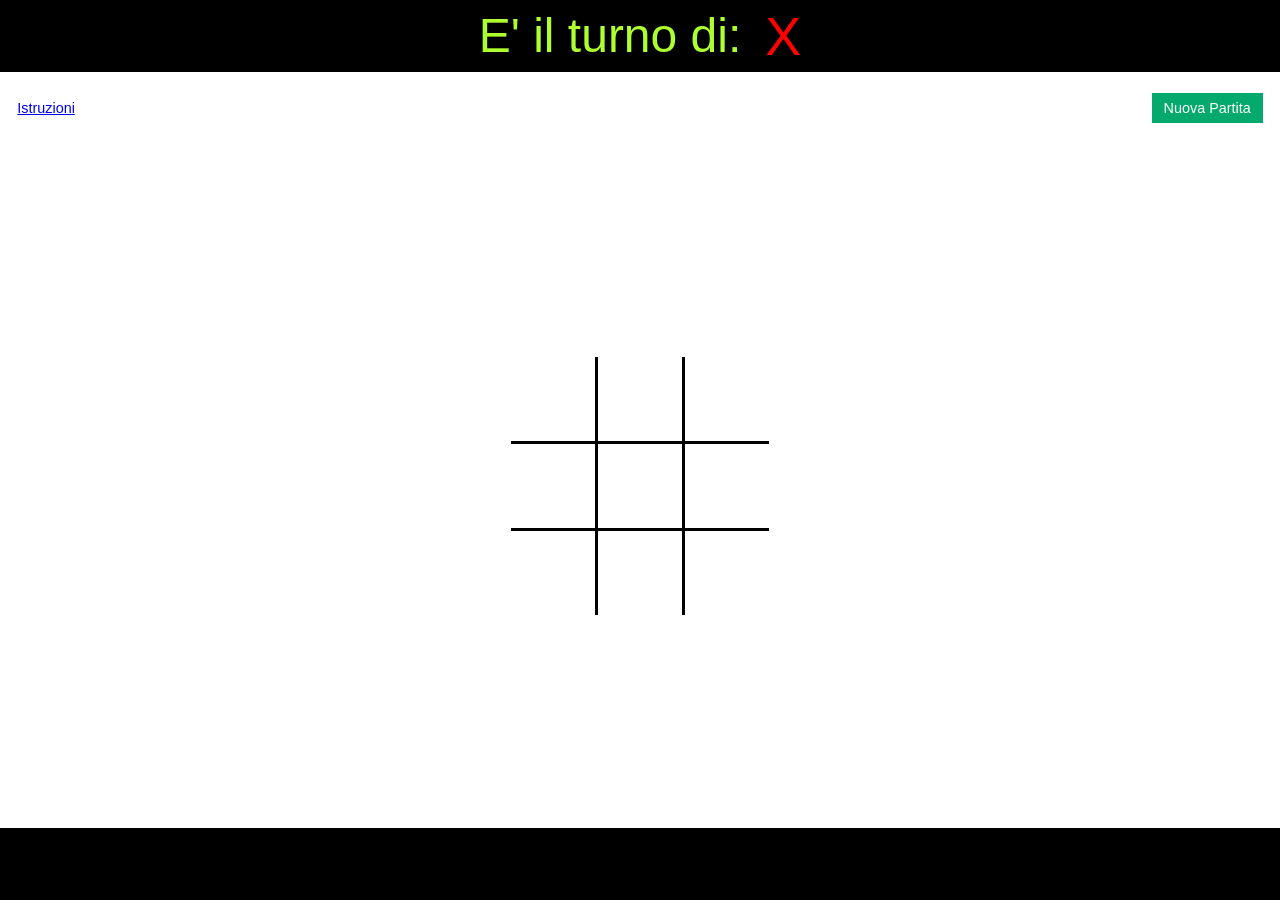
<file: Esercizi/EsercizioGiocoTris/index.html>
<!DOCTYPE html>
<html lang="en">
<head>
    <meta charset="UTF-8">
    <meta name="viewport" content="width=device-width, initial-scale=1.0">
    <title>Tris Game</title>
    <link rel="stylesheet" href="style.css">
</head>
<body>
    <div class="header">       
        <div>E' il turno di:</div>
        <div class="x">X</div>
    </div>

    <div class="subheader">
        <a href="istruzioni.html" target="_blank">Istruzioni</a>
        <a class="btn" onclick="nuovaPartita()">Nuova Partita</a>
    </div>

    <div class="game">
        <div id="grid">
            <div class="row">
                <div class="cella" onclick="giocata(0,0)"></div>
                <div class="cella" onclick="giocata(0,1)"></div>
                <div class="cella" onclick="giocata(0,2)"></div>
            </div>

            <div class="row">
                <div class="cella" onclick="giocata(1,0)"></div>
                <div class="cella" onclick="giocata(1,1)"></div>
                <div class="cella" onclick="giocata(1,2)"></div>
            </div>

            <div class="row">
                <div class="cella" onclick="giocata(2,0)"></div>
                <div class="cella" onclick="giocata(2,1)"></div>
                <div class="cella" onclick="giocata(2,2)"></div>
            </div>
        </div>
    </div>

    <div class="footer"></div>

    <script src="script.js"></script>
    <script src="chihavinto.js"></script>
</body>
</html>
</file>
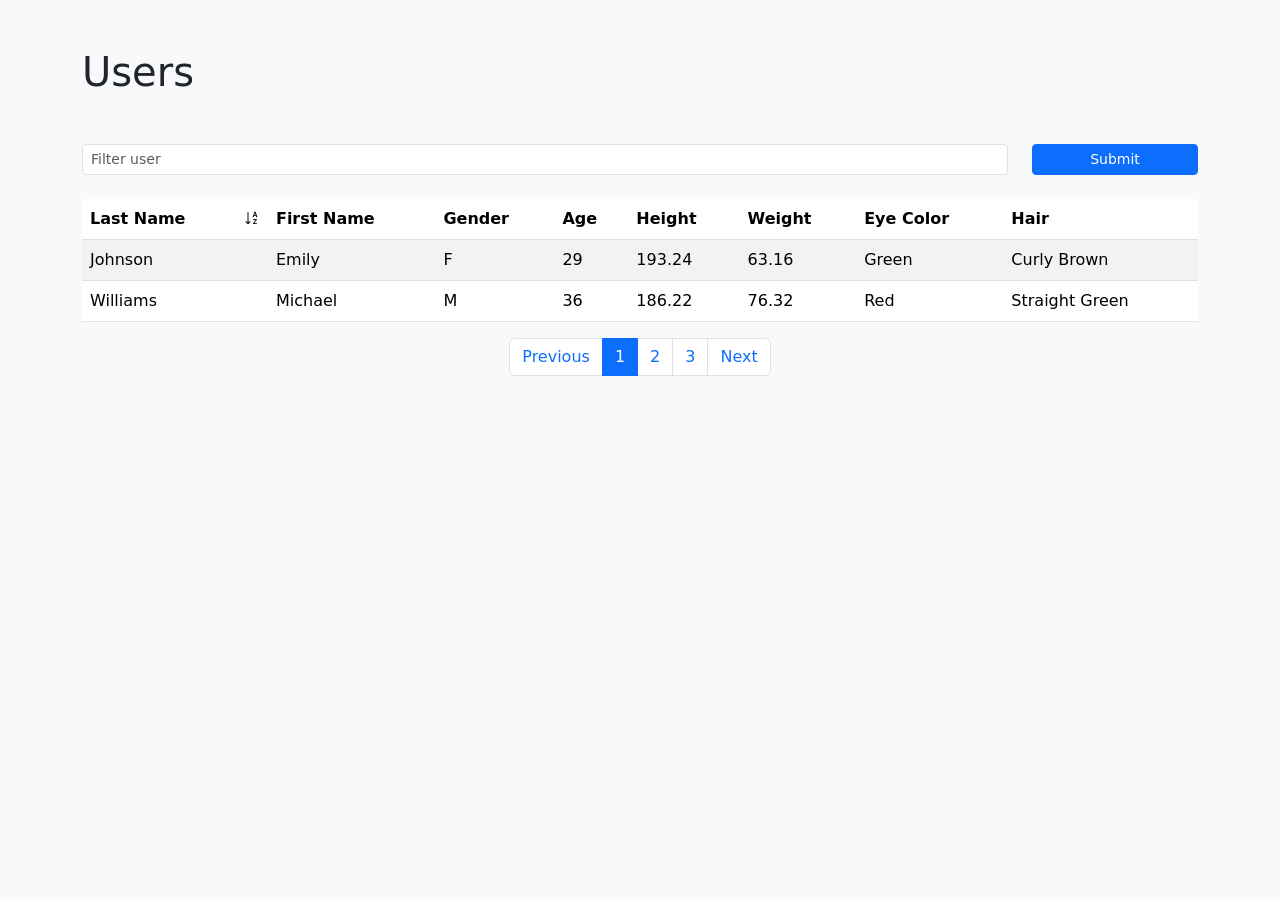
<file: Esercizi/EsercizioJsFinale/index.html>
<!DOCTYPE html>
<html lang="en">
<head>
    <meta charset="UTF-8">
    <meta name="viewport" content="width=device-width, initial-scale=1.0">
    <title>Esercizio Js Finale</title>

    <link href="https://cdn.jsdelivr.net/npm/bootstrap@5.3.8/dist/css/bootstrap.min.css" rel="stylesheet" integrity="sha384-sRIl4kxILFvY47J16cr9ZwB07vP4J8+LH7qKQnuqkuIAvNWLzeN8tE5YBujZqJLB" crossorigin="anonymous">
    <link rel="stylesheet" href="https://cdn.jsdelivr.net/npm/bootstrap-icons@1.13.1/font/bootstrap-icons.min.css">
    <link rel="stylesheet" href="style.css">
</head>
<body class="bg-light" onload="init()">
    <div class="container">
        <h1 class="my-5">Users</h1>
        <form class="mb-3 row" onsubmit="searchByName();return false">
            <div class="col-10">
                <input type="text" class="form-control form-control-sm" id="searchInputText" placeholder="Filter user">
            </div>
            <div class="col-2">
                <button type="submit" class="btn btn-primary btn-sm w-100">Submit</button>
            </div>
        </form>

        <table class="table table-hover table-striped mt-4">
            <thead>
                <tr id="tableHeaderRow">
                    <th><span id="lastName" onclick="sort('lastName')"><span>Last Name</span> <i class="bi bi-sort-alpha-down bi-display-yes"></i></span></th>
                    <th><span id="firstName" onclick="sort('firstName')"><span>First Name</span> <i class="bi bi-sort-alpha-down"></i></span></th>
                    <th><span id="gender" onclick="sort('gender')"><span>Gender</span> <i class="bi bi-sort-alpha-down"></i></span></th>
                    <th><span id="age" onclick="sort('age')"><span>Age</span> <i class="bi bi-sort-numeric-down"></i></span></th>
                    <th><span id="height" onclick="sort('height')"><span>Height</span> <i class="bi bi-sort-numeric-down"></i></span></th>
                    <th><span id="weight" onclick="sort('weight')"><span>Weight</span> <i class="bi bi-sort-numeric-down"></i></span></th>
                    <th><span id="eyeColor" onclick="sort('eyeColor')"><span>Eye Color</span> <i class="bi bi-sort-alpha-down"></i></span></th>
                    <th><span id="hair"><span>Hair</span> <i class="bi bi-sort-alpha-down"></i></span></th>
                </tr>
            </thead>
            <tbody id="tbody">
                <tr>
                    <td>Johnson</td>
                    <td>Emily</td>
                    <td>F</td>
                    <td>29</td>
                    <td>193.24</td>
                    <td>63.16</td>
                    <td>Green</td>
                    <td>Curly Brown</td>
                </tr>
                <tr>
                    <td>Williams</td>
                    <td>Michael</td>
                    <td>M</td>
                    <td>36</td>
                    <td>186.22</td>
                    <td>76.32</td>
                    <td>Red</td>
                    <td>Straight Green</td>
                </tr>                
            </tbody>
        </table>
        <nav class="d-flex justify-content-center">
            <ul class="pagination" id="pagination">
                <li class="page-item"><a class="page-link">Previous</a></li>
                <li class="page-item active"><a class="page-link" href="#">1</a></li>
                <li class="page-item"><a class="page-link" href="#">2</a></li>
                <li class="page-item"><a class="page-link" href="#">3</a></li>
                <li class="page-item"><a class="page-link" href="#">Next</a></li>
            </ul>
        </nav>
    </div>
    <script src="https://cdn.jsdelivr.net/npm/bootstrap@5.3.8/dist/js/bootstrap.bundle.min.js" integrity="sha384-FKyoEForCGlyvwx9Hj09JcYn3nv7wiPVlz7YYwJrWVcXK/BmnVDxM+D2scQbITxI" crossorigin="anonymous"></script>
    <script src="script.js"></script>
</body>
</html>
</file>
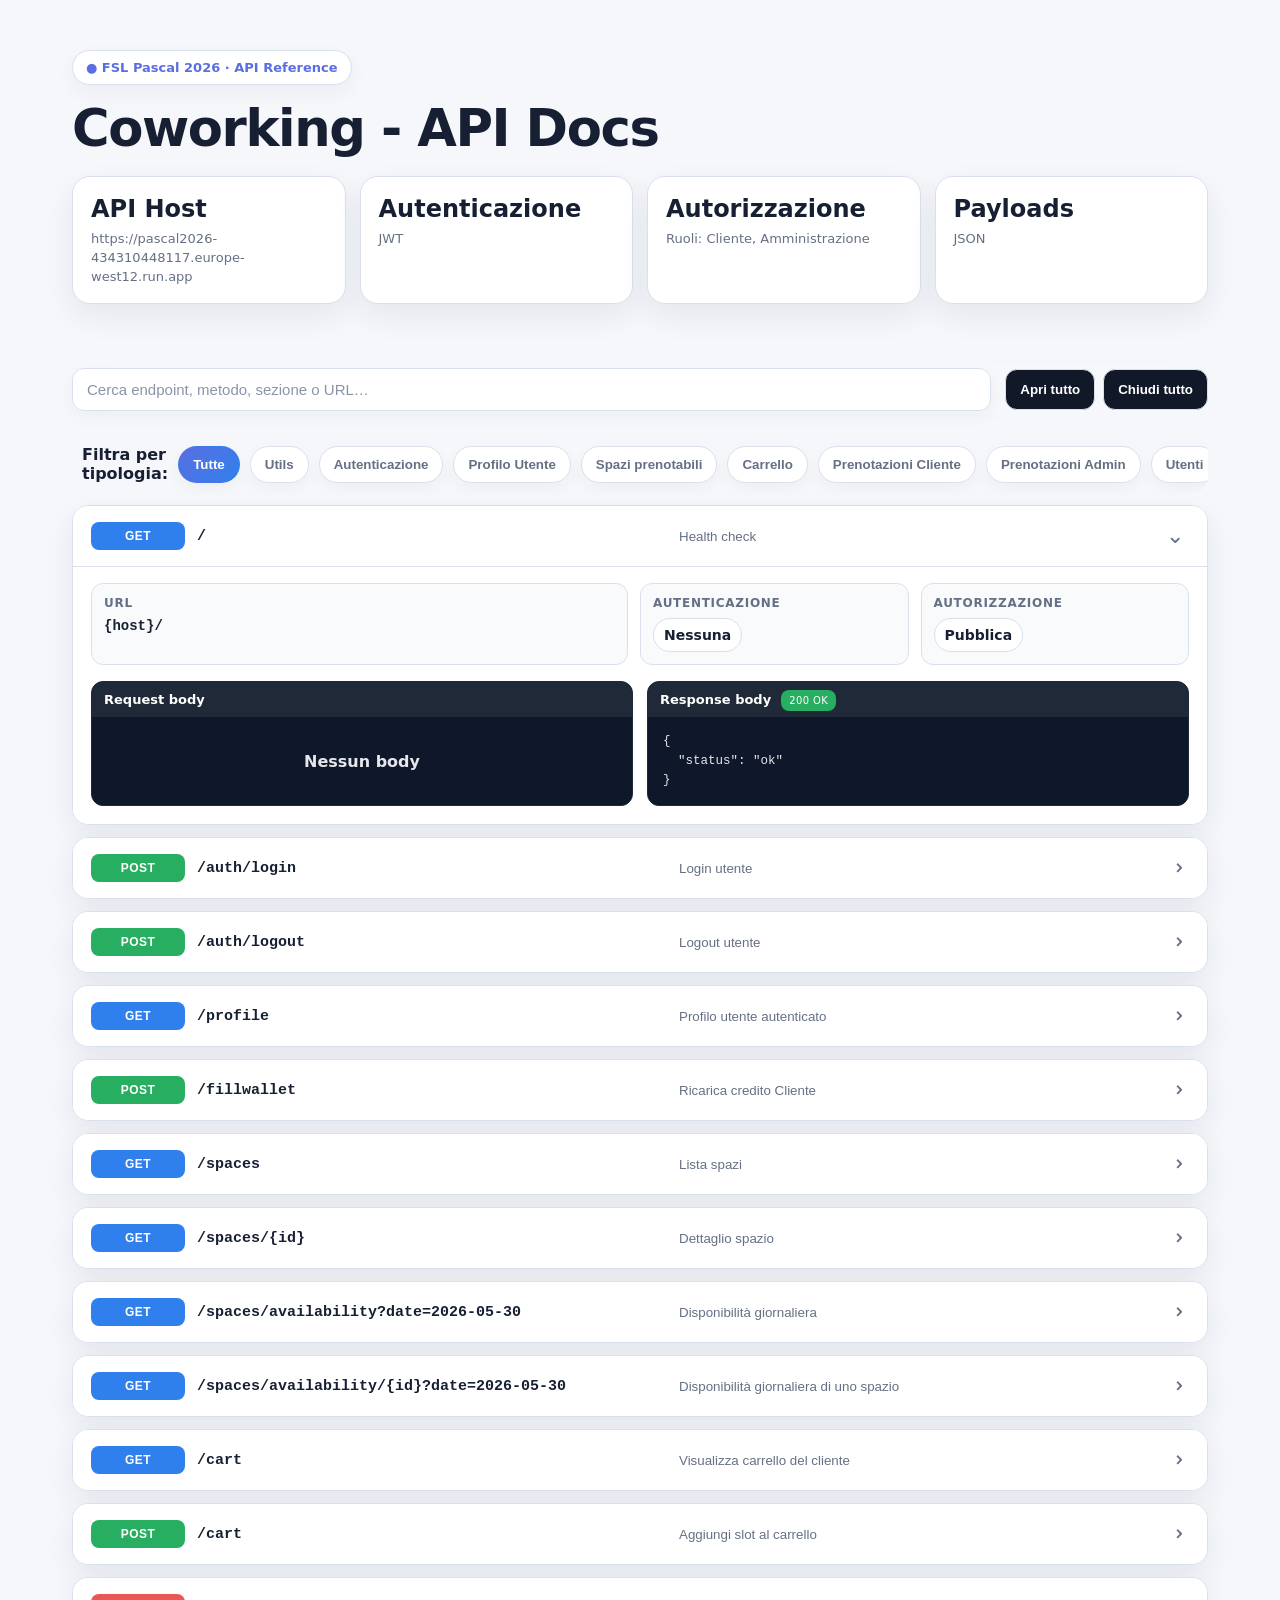
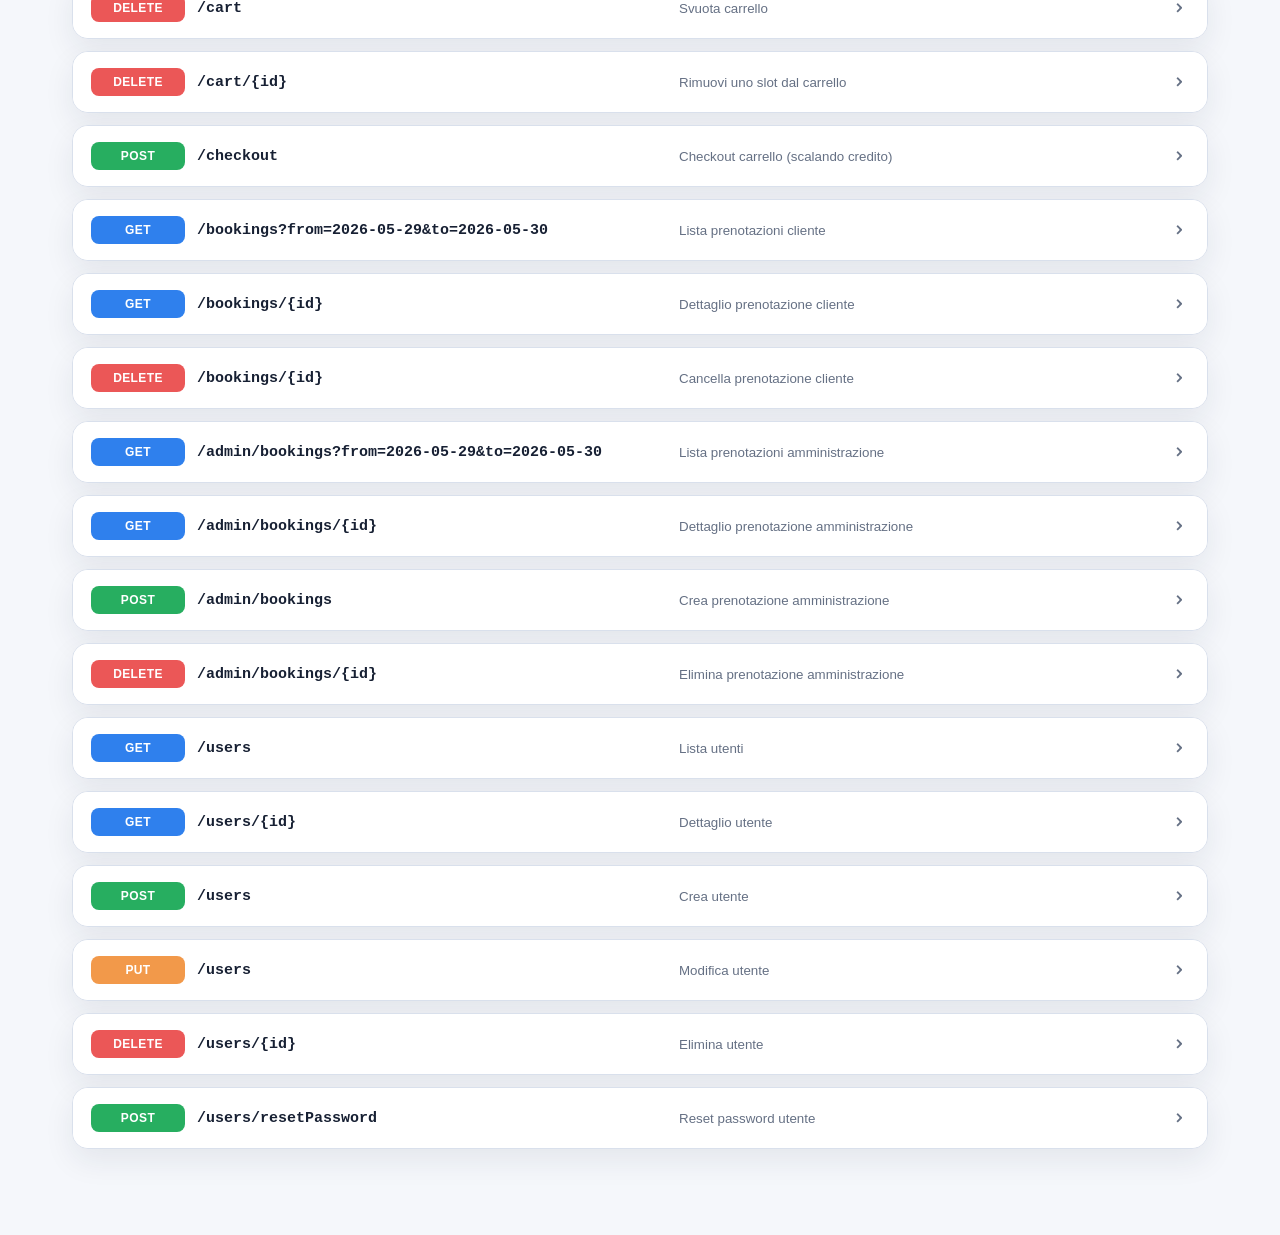
<file: ProjectWork/DocumentazioneAPI.html>
<!doctype html>
<html lang="it">
<head>
<meta charset="utf-8" />
<meta name="viewport" content="width=device-width,initial-scale=1" />
<title>FSL Pascal 2026 - Coworking API Docs</title>
<style>

:root {
  --bg: #f5f7fb;
  --panel: #ffffff;
  --panel-soft: #f8fafc;
  --text: #172033;
  --muted: #657084;
  --border: #d9e0ec;
  --shadow: 0 12px 30px rgba(20, 33, 61, .08);
  --get: #2f80ed;
  --post: #27ae60;
  --put: #f2994a;
  --delete: #eb5757;
  --dark: #111827;
  --code: #0f172a;
  --codeTop: #1f2937;
  --codeText: #e5e7eb;
  --accent: #5b6ee1;
}
* { box-sizing: border-box; }
html { scroll-behavior: smooth; }
body {
  margin: 0;
  font-family: Inter, ui-sans-serif, system-ui, -apple-system, BlinkMacSystemFont, "Segoe UI", sans-serif;
  background: var(--bg);
  color: var(--text);
}
.hero {
  background: linear-gradient(135deg, #ffffff, #eef2ff);
  border: 1px solid var(--border);
  border-radius: 24px;
  padding: 34px;
  box-shadow: var(--shadow);
  margin: 36px auto 26px;
  max-width: 1180px;
  overflow: hidden;
  position: relative;
}
.hero::after {
  content: "";
  position: absolute;
  width: 420px;
  height: 420px;
  border-radius: 999px;
  right: -180px;
  top: -220px;
  background: radial-gradient(circle, rgba(91,110,225,.25), transparent 62%);
  pointer-events: none;
}
.wrap { max-width: 1180px; margin: 0 auto; position: relative; z-index: 1; }
.kicker {
  display: inline-flex;
  gap: 8px;
  align-items: center;
  padding: 9px 13px;
  border: 1px solid var(--border);
  border-radius: 999px;
  background: #fff;
  color: var(--accent);
  font-weight: 800;
  font-size: 13px;
  box-shadow: 0 8px 20px rgba(20,33,61,.05);
}
h1 {
  margin: 18px 0 12px;
  font-size: clamp(30px, 4vw, 54px);
  line-height: 1;
  letter-spacing: -1.4px;
}
.subtitle {
  color: var(--muted);
  max-width: 850px;
  line-height: 1.65;
  margin: 0;
  font-size: 17px;
}
.stats {
  display: grid;
  grid-template-columns: repeat(4, minmax(0, 1fr));
  gap: 14px;
  margin-top: 22px;
}
.stat {
  background: var(--panel);
  border: 1px solid var(--border);
  border-radius: 18px;
  padding: 18px;
  box-shadow: var(--shadow);
}
.stat b { display: block; font-size: 24px; margin-bottom: 5px; color: var(--text); }
.stat span { color: var(--muted); font-size: 13px; }
.toolbar {
  position: sticky;
  top: 0;
  z-index: 10;
  backdrop-filter: blur(16px);
}
.toolbar-inner {
  max-width: 1180px;
  margin: 0 auto;
  padding: 14px 0;
  display: grid;
  grid-template-columns: 1fr auto;
  gap: 14px;
  align-items: center;
}
.search {
  width: 100%;
  border: 1px solid var(--border);
  background: #fff;
  color: var(--text);
  border-radius: 12px;
  padding: 12px 14px;
  font-size: 15px;
  outline: none;
  box-shadow: 0 6px 18px rgba(20,33,61,.04);
}
.search::placeholder { color: #8a94a8; }
.search:focus { border-color: var(--accent); box-shadow: 0 0 0 4px rgba(91,110,225,.12); }
.actions { display: flex; gap: 8px; flex-wrap: wrap; }
.action {
  border: 1px solid var(--border);
  background: var(--dark);
  color: white;
  border-radius: 12px;
  padding: 12px 14px;
  cursor: pointer;
  font-weight: 800;
}
.action:hover { filter: brightness(1.08); }
.main { max-width: 1180px; margin: 50px auto; padding: 0 22px 24px; }
header { margin: 50px 0;}
.nav { display: flex; align-items: center; gap: 10px; overflow: auto; padding: 10px; margin: 10px 0; border-radius: 16px; }
.nav-pill {
  white-space: nowrap;
  border: 1px solid var(--border);
  color: var(--muted);
  background: #fff;
  padding: 10px 14px;
  border-radius: 999px;
  cursor: pointer;
  font-weight: 800;
  box-shadow: 0 6px 18px rgba(20,33,61,.04);
}
.nav-pill.active, .nav-pill:hover { color: #fff; background: linear-gradient(135deg, var(--accent), var(--get)); border-color: transparent; }
.endpoint-card {
  background: var(--panel);
  border: 1px solid var(--border);
  border-radius: 16px;
  margin: 12px 0;
  box-shadow: var(--shadow);
  overflow: hidden;
}
.endpoint-card.hidden { display: none; }
.endpoint-head {
  width: 100%;
  display: grid;
  grid-template-columns: 94px minmax(180px, 1fr) minmax(180px, 1fr) 28px;
  gap: 12px;
  align-items: center;
  border: 0;
  background: white;
  cursor: pointer;
  padding: 16px 18px;
  text-align: left;
  color: var(--text);
}
.endpoint-head:hover { background: #f8fafc; }
.verb {
  color: white;
  border-radius: 8px;
  padding: 7px 10px;
  text-align: center;
  font-size: 12px;
  font-weight: 900;
  letter-spacing: .4px;
  min-width: 74px;
}
.response {
  color: white;
  border-radius: 8px;
  padding: 5px 8px;
  text-align: center;
  font-size: 10px;
  font-weight: 400;
  letter-spacing: .4px;
  min-width: 74px;
  margin: 0 10px;
}
.verb.get { background: var(--get); }
.verb.post, .response.ok { background: var(--post); }
.verb.put { background: var(--put); }
.verb.delete { background: var(--delete); }
.path {
  font-family: ui-monospace, SFMono-Regular, Menlo, Monaco, Consolas, monospace;
  font-weight: 800;
  font-size: 15px;
  color: var(--text);
  word-break: break-all;
}
.summary { color: var(--muted); line-height: 1.45; }
.chev { color: var(--muted); font-size: 22px; transform: rotate(-90deg); transition: transform .2s; text-align: center; }
.endpoint-card.open .chev { transform: rotate(0deg); }
.endpoint-body { display: none; padding: 0 18px 18px; border-top: 1px solid var(--border); background: #fff; }
.endpoint-card.open .endpoint-body { display: block; }
.info-grid { display: grid; grid-template-columns: 2fr 1fr 1fr; gap: 12px; margin: 16px 0; }
.info-box, .payload {
  border: 1px solid var(--border);
  background: #f8fafc;
  border-radius: 12px;
  padding: 12px;
  min-width: 0;
}
.label, .payload-title {
  display: block;
  font-size: 12px;
  color: var(--muted);
  text-transform: uppercase;
  letter-spacing: .06em;
  font-weight: 900;
  margin-bottom: 8px;
}
.mono { font-family: ui-monospace, SFMono-Regular, Menlo, Monaco, Consolas, monospace; }
.url { color: var(--text); overflow-wrap: anywhere; font-weight: 800; font-size: 14px; }
.param { color: var(--text); overflow-wrap: anywhere; font-weight: 400; font-size: 12px; margin: 10px 0; }

.auth-chip {
  display: inline-flex;
  align-items: center;
  padding: 8px 10px;
  border-radius: 999px;
  background: #fff;
  border: 1px solid var(--border);
  color: var(--text);
  font-weight: 800;
  font-size: 14px;
}
.payload-grid { display: grid; grid-template-columns: 1fr 1fr; gap: 14px; }
.payload { padding: 0; overflow: hidden; background: var(--code); border-color: #1f2937; }
.payload-title {
  margin: 0;
  background: var(--codeTop);
  color: white;
  padding: 10px 12px;
  font-size: 13px;
  letter-spacing: 0;
  text-transform: none;
}
pre { margin: 0; padding: 15px; overflow: auto; max-height: 480px; background: var(--code); }
code {
  color: var(--codeText);
  font-family: ui-monospace, SFMono-Regular, Menlo, Monaco, Consolas, monospace;
  font-size: 12.5px;
  line-height: 1.55;
  white-space: pre;
}
.empty {
  display: flex;
  align-items: center;
  justify-content: center;
  min-height: 88px;
  color: var(--codeText);
  font-weight: 800;
  background: var(--code);
  padding: 15px;
}
.footer { color: var(--muted); text-align: center; padding: 34px 22px 48px; }
@media (max-width: 900px) {
  .hero { margin: 20px; padding: 26px; }
  .stats, .payload-grid, .info-grid { grid-template-columns: 1fr; }
  .toolbar-inner { grid-template-columns: 1fr; }
  .endpoint-head { grid-template-columns: 78px 1fr 28px; }
  .summary { grid-column: 2 / 3; }
}
@media (max-width: 560px) {
  .main { padding: 0 14px 20px; }
  .endpoint-head { grid-template-columns: 1fr 28px; gap: 8px; }
  .verb, .path, .summary { grid-column: 1 / 2; }
}
@media print {
  .toolbar, .nav, .actions { display: none; }
  body { background: white; }
  .hero, .endpoint-card { box-shadow: none; break-inside: avoid; }
  .endpoint-body { display: block !important; }
}

</style>
</head>
<body>

<main class="main">

<header>
  <div class="wrap">
    <div class="kicker">● FSL Pascal 2026 · API Reference</div>
    <h1>Coworking - API Docs</h1>
    <div class="stats">
      <div class="stat"><b>API Host</b><span>https://pascal2026-434310448117.europe-west12.run.app</span></div>
      <div class="stat"><b>Autenticazione</b><span>JWT</span></div>
      <div class="stat"><b>Autorizzazione</b><span>Ruoli: Cliente, Amministrazione</span></div>
      <div class="stat"><b>Payloads</b><span>JSON</span></div>
    </div>
  </div>
</header>
<div class="toolbar">
  <div class="toolbar-inner"><input id="search" class="search" placeholder="Cerca endpoint, metodo, sezione o URL…" /><div class="actions"><button class="action" id="expandAll">Apri tutto</button><button class="action" id="collapseAll">Chiudi tutto</button></div></div>
</div>
  <nav class="nav"><b>Filtra per tipologia:</b><button class="nav-pill active" data-filter="all">Tutte</button><button class="nav-pill" data-filter="Sistema">Utils</button><button class="nav-pill" data-filter="Autenticazione">Autenticazione</button><button class="nav-pill" data-filter="Profilo">Profilo Utente</button><button class="nav-pill" data-filter="Spazi">Spazi prenotabili</button><button class="nav-pill" data-filter="Carrello">Carrello</button><button class="nav-pill" data-filter="Prenotazioni Cliente">Prenotazioni Cliente</button><button class="nav-pill" data-filter="Prenotazioni Admin">Prenotazioni Admin</button><button class="nav-pill" data-filter="Utenti">Utenti</button></nav>
  <section id="endpoints">
    <article class="endpoint-card" data-group="Sistema" data-method="GET" data-search="sistema get / health check">
      <button class="endpoint-head" aria-expanded="false">
        <span class="verb get">GET</span>
        <span class="path">/</span>
        <span class="summary">Health check</span>
        <span class="chev">⌄</span>
      </button>
      <div class="endpoint-body">
        <div class="info-grid">
          <section class="info-box wide">
            <div class="label">URL</div>
            <div class="mono url">{host}/</div>
          </section>
          <section class="info-box">
            <div class="label">Autenticazione</div>
            <div class="auth-chip">Nessuna</div>
          </section>
          <section class="info-box">
            <div class="label">Autorizzazione</div>
            <div class="auth-chip">Pubblica</div>
          </section>          
        </div>
        <div class="payload-grid">
          <section class="payload"><div class="payload-title">Request body</div><div class="empty">Nessun body</div></section>
          <section class="payload"><div class="payload-title">Response body<span class="response ok">200 OK</span></div><pre><code>{
  &quot;status&quot;: &quot;ok&quot;
}</code></pre></section>
        </div>
      </div>
    </article>
    
    <article class="endpoint-card" data-group="Autenticazione" data-method="POST" data-search="autenticazione post /auth/login login utente">
      <button class="endpoint-head" aria-expanded="false">
        <span class="verb post">POST</span>
        <span class="path">/auth/login</span>
        <span class="summary">Login utente</span>
        <span class="chev">⌄</span>
      </button>
      <div class="endpoint-body">
        <div class="info-grid">
          <section class="info-box wide">
            <div class="label">URL</div>
            <div class="mono url">{host}/auth/login</div>
          </section>
          <section class="info-box">
            <div class="label">Autenticazione</div>
            <div class="auth-chip">Nessuna</div>
          </section>
          <section class="info-box">
            <div class="label">Autorizzazione</div>
            <div class="auth-chip">Pubblica</div>
          </section>           
        </div>
        <div class="payload-grid">
          <section class="payload"><div class="payload-title">Request body</div><pre><code>{
  &quot;email&quot;: &quot;rossi.mario@gmail.com&quot;,
  &quot;password&quot;: &quot;helloworld&quot;
}</code></pre></section>
          <section class="payload"><div class="payload-title">Response body<span class="response ok">200 OK</span></div><pre><code>{
  &quot;token&quot;: &quot;eyJhbGciOiJIUzI1NiIsInR5cCI6...&quot;
}</code></pre></section>
        </div>
      </div>
    </article>
    
    <article class="endpoint-card" data-group="Autenticazione" data-method="POST" data-search="autenticazione post /auth/logout logout utente">
      <button class="endpoint-head" aria-expanded="false">
        <span class="verb post">POST</span>
        <span class="path">/auth/logout</span>
        <span class="summary">Logout utente</span>
        <span class="chev">⌄</span>
      </button>
      <div class="endpoint-body">
        <div class="info-grid">
          <section class="info-box wide">
            <div class="label">URL</div>
            <div class="mono url">{host}/auth/logout</div>
          </section>
          <section class="info-box">
            <div class="label">Autenticazione</div>
            <div class="auth-chip">Bearer JWT</div>
          </section>
          <section class="info-box">
            <div class="label">Autorizzazione</div>
            <div class="auth-chip">Cliente</div>
            <div class="auth-chip">Amministrazione</div>
          </section> 
        </div>
        <div class="payload-grid">
          <section class="payload"><div class="payload-title">Request body</div><div class="empty">Nessun body</div></section>
          <section class="payload"><div class="payload-title">Response body<span class="response ok">200 OK</span></div><div class="empty">Nessun body</div></section>
        </div>
      </div>
    </article>
    
    <article class="endpoint-card" data-group="Profilo" data-method="GET" data-search="profilo get /profile profilo utente autenticato">
      <button class="endpoint-head" aria-expanded="false">
        <span class="verb get">GET</span>
        <span class="path">/profile</span>
        <span class="summary">Profilo utente autenticato</span>
        <span class="chev">⌄</span>
      </button>
      <div class="endpoint-body">
        <div class="info-grid">
          <section class="info-box wide">
            <div class="label">URL</div>
            <div class="mono url">{host}/profile</div>
          </section>
          <section class="info-box">
            <div class="label">Autenticazione</div>
            <div class="auth-chip">Bearer JWT</div>
          </section>
          <section class="info-box">
            <div class="label">Autorizzazione</div>
            <div class="auth-chip">Cliente</div>
            <div class="auth-chip">Amministrazione</div>
          </section> 
        </div>
        <div class="payload-grid">
          <section class="payload"><div class="payload-title">Request body</div><div class="empty">Nessun body</div></section>
          <section class="payload"><div class="payload-title">Response body<span class="response ok">200 OK</span></div><pre><code>{
  &quot;id&quot;: 1,
  &quot;firstName&quot;: &quot;Mario&quot;,
  &quot;lastName&quot;: &quot;Rossi&quot;,
  &quot;email&quot;: &quot;rossi.mario@gmail.com&quot;,
  &quot;credit&quot;: 100,
  &quot;role&quot;: &quot;Cliente&quot;
}</code></pre></section>
        </div>
      </div>
    </article>
    
    <article class="endpoint-card" data-group="Profilo" data-method="POST" data-search="profilo post /fillwallet ricarica credito">
      <button class="endpoint-head" aria-expanded="false">
        <span class="verb post">POST</span>
        <span class="path">/fillwallet</span>
        <span class="summary">Ricarica credito Cliente</span>
        <span class="chev">⌄</span>
      </button>
      <div class="endpoint-body">
        <div class="info-grid">
          <section class="info-box wide">
            <div class="label">URL</div>
            <div class="mono url">{host}/fillwallet</div>
          </section>
          <section class="info-box">
            <div class="label">Autenticazione</div>
            <div class="auth-chip">Bearer JWT</div>
          </section>
          <section class="info-box">
            <div class="label">Autorizzazione</div>
            <div class="auth-chip">Cliente</div>
          </section>              
        </div>
        <div class="payload-grid">
          <section class="payload"><div class="payload-title">Request body</div><pre><code>{
  &quot;amount&quot;: 100
}</code></pre></section>
          <section class="payload"><div class="payload-title">Response body<span class="response ok">200 OK</span></div><pre><code>{
  &quot;id&quot;: 1,
  &quot;firstName&quot;: &quot;Mario&quot;,
  &quot;lastName&quot;: &quot;Rossi&quot;,
  &quot;email&quot;: &quot;rossi.mario@gmail.com&quot;,
  &quot;credit&quot;: 200,
  &quot;role&quot;: &quot;Cliente&quot;
}</code></pre></section>
        </div>
      </div>
    </article>
    
    <article class="endpoint-card" data-group="Spazi" data-method="GET" data-search="spazi get /spaces lista spazi">
      <button class="endpoint-head" aria-expanded="false">
        <span class="verb get">GET</span>
        <span class="path">/spaces</span>
        <span class="summary">Lista spazi</span>
        <span class="chev">⌄</span>
      </button>
      <div class="endpoint-body">
        <div class="info-grid">
          <section class="info-box wide">
            <div class="label">URL</div>
            <div class="mono url">{host}/spaces</div>
          </section>
          <section class="info-box">
            <div class="label">Autenticazione</div>
            <div class="auth-chip">Bearer JWT</div>
          </section>
          <section class="info-box">
            <div class="label">Autorizzazione</div>
            <div class="auth-chip">Cliente</div>
            <div class="auth-chip">Amministrazione</div>
          </section> 
        </div>
        <div class="payload-grid">
          <section class="payload"><div class="payload-title">Request body</div><div class="empty">Nessun body</div></section>
          <section class="payload"><div class="payload-title">Response body<span class="response ok">200 OK</span></div><pre><code>[
  {
    &quot;id&quot;: 1,
    &quot;name&quot;: &quot;Sala Riunioni Grande&quot;,
    &quot;people&quot;: 12,
    &quot;slotPrice&quot;: 40,
    &quot;type&quot;: &quot;Sala Riunioni&quot;
  }
]</code></pre></section>
        </div>
      </div>
    </article>
    
    <article class="endpoint-card" data-group="Spazi" data-method="GET" data-search="spazi get /spaces/{id} dettaglio spazio">
      <button class="endpoint-head" aria-expanded="false">
        <span class="verb get">GET</span>
        <span class="path">/spaces/{id}</span>
        <span class="summary">Dettaglio spazio</span>
        <span class="chev">⌄</span>
      </button>
      <div class="endpoint-body">
        <div class="info-grid">
          <section class="info-box wide">
            <div class="label">URL</div>
            <div class="mono url">{host}/spaces/{id}</div>
            <div class="mono param">{id} = id dello spazio</div>
          </section>
          <section class="info-box">
            <div class="label">Autenticazione</div>
            <div class="auth-chip">Bearer JWT</div>
          </section>
          <section class="info-box">
            <div class="label">Autorizzazione</div>
            <div class="auth-chip">Cliente</div>
            <div class="auth-chip">Amministrazione</div>
          </section> 
        </div>
        <div class="payload-grid">
          <section class="payload"><div class="payload-title">Request body</div><div class="empty">Nessun body</div></section>
          <section class="payload"><div class="payload-title">Response body<span class="response ok">200 OK</span></div><pre><code>{
  &quot;id&quot;: 1,
  &quot;name&quot;: &quot;Sala Riunioni Grande&quot;,
  &quot;people&quot;: 12,
  &quot;slotPrice&quot;: 40,
  &quot;type&quot;: &quot;Sala Riunioni&quot;
}</code></pre></section>
        </div>
      </div>
    </article>
    
    <article class="endpoint-card" data-group="Spazi" data-method="GET" data-search="spazi get /spaces/availability?date=2026-05-30 disponibilità giornaliera">
      <button class="endpoint-head" aria-expanded="false">
        <span class="verb get">GET</span>
        <span class="path">/spaces/availability?date=2026-05-30</span>
        <span class="summary">Disponibilità giornaliera</span>
        <span class="chev">⌄</span>
      </button>
      <div class="endpoint-body">
        <div class="info-grid">
          <section class="info-box wide">
            <div class="label">URL</div>
            <div class="mono url">{host}/spaces/availability?date=2026-05-30</div>
            <div class="mono param">date = data di cui restituire la desponibilità</div>
          </section>
          <section class="info-box">
            <div class="label">Autenticazione</div>
            <div class="auth-chip">Bearer JWT</div>
          </section>
          <section class="info-box">
            <div class="label">Autorizzazione</div>
            <div class="auth-chip">Cliente</div>
            <div class="auth-chip">Amministrazione</div>
          </section> 
        </div>
        <div class="payload-grid">
          <section class="payload"><div class="payload-title">Request body</div><div class="empty">Nessun body</div></section>
          <section class="payload"><div class="payload-title">Response body<span class="response ok">200 OK</span></div><pre><code>[
  {
    &quot;id&quot;: 1,
    &quot;name&quot;: &quot;Sala Riunioni Grande&quot;,
    &quot;people&quot;: 12,
    &quot;slotPrice&quot;: 40,
    &quot;type&quot;: &quot;Sala Riunioni&quot;,
    &quot;slots&quot;: [
      {
        &quot;id&quot;: 9,
        &quot;start&quot;: &quot;2026-05-30T09:00:00&quot;,
        &quot;end&quot;: &quot;2026-05-30T10:00:00&quot;,
        &quot;available&quot;: true
      }
    ]
  }
]</code></pre></section>
        </div>
      </div>
    </article>
    
        <article class="endpoint-card" data-group="Spazi" data-method="GET" data-search="spazi get /spaces/availability?date=2026-05-30 disponibilità giornaliera">
      <button class="endpoint-head" aria-expanded="false">
        <span class="verb get">GET</span>
        <span class="path">/spaces/availability/{id}?date=2026-05-30</span>
        <span class="summary">Disponibilità giornaliera di uno spazio</span>
        <span class="chev">⌄</span>
      </button>
      <div class="endpoint-body">
        <div class="info-grid">
          <section class="info-box wide">
            <div class="label">URL</div>
            <div class="mono url">{host}/spaces/availability/{id}?date=2026-05-30</div>
            <div class="mono param">id = spazio di cui restituire la desponibilità</div>
            <div class="mono param">date = data di cui restituire la desponibilità</div>
          </section>
          <section class="info-box">
            <div class="label">Autenticazione</div>
            <div class="auth-chip">Bearer JWT</div>
          </section>
          <section class="info-box">
            <div class="label">Autorizzazione</div>
            <div class="auth-chip">Cliente</div>
            <div class="auth-chip">Amministrazione</div>
          </section> 
        </div>
        <div class="payload-grid">
          <section class="payload"><div class="payload-title">Request body</div><div class="empty">Nessun body</div></section>
          <section class="payload"><div class="payload-title">Response body<span class="response ok">200 OK</span></div><pre><code>
  {
    &quot;id&quot;: 1,
    &quot;name&quot;: &quot;Sala Riunioni Grande&quot;,
    &quot;people&quot;: 12,
    &quot;slotPrice&quot;: 40,
    &quot;type&quot;: &quot;Sala Riunioni&quot;,
    &quot;slots&quot;: [
      {
        &quot;id&quot;: 9,
        &quot;start&quot;: &quot;2026-05-30T09:00:00&quot;,
        &quot;end&quot;: &quot;2026-05-30T10:00:00&quot;,
        &quot;available&quot;: true
      }
    ]
  }
</code></pre></section>
        </div>
      </div>
    </article>

    <article class="endpoint-card" data-group="Carrello" data-method="GET" data-search="carrello get /cart visualizza carrello">
      <button class="endpoint-head" aria-expanded="false">
        <span class="verb get">GET</span>
        <span class="path">/cart</span>
        <span class="summary">Visualizza carrello del cliente</span>
        <span class="chev">⌄</span>
      </button>
      <div class="endpoint-body">
        <div class="info-grid">
          <section class="info-box wide">
            <div class="label">URL</div>
            <div class="mono url">{host}/cart</div>
          </section>
          <section class="info-box">
            <div class="label">Autenticazione</div>
            <div class="auth-chip">Bearer JWT</div>
          </section>
          <section class="info-box">
            <div class="label">Autorizzazione</div>
            <div class="auth-chip">Cliente</div>
          </section>    
        </div>
        <div class="payload-grid">
          <section class="payload"><div class="payload-title">Request body</div><div class="empty">Nessun body</div></section>
          <section class="payload"><div class="payload-title">Response body<span class="response ok">200 OK</span></div><pre><code>[
  {
    &quot;id&quot;: 1,
    &quot;name&quot;: &quot;Sala Riunioni Grande&quot;,
    &quot;people&quot;: 12,
    &quot;slotPrice&quot;: 40,
    &quot;type&quot;: &quot;Sala Riunioni&quot;,
    &quot;slots&quot;: [
      {
        &quot;id&quot;: 10,
        &quot;start&quot;: &quot;2026-05-30T10:00:00&quot;,
        &quot;end&quot;: &quot;2026-05-30T11:00:00&quot;,
        &quot;available&quot;: false
      }
    ]
  }
]</code></pre></section>
        </div>
      </div>
    </article>
    
    <article class="endpoint-card" data-group="Carrello" data-method="POST" data-search="carrello post /cart aggiungi slot al carrello">
      <button class="endpoint-head" aria-expanded="false">
        <span class="verb post">POST</span>
        <span class="path">/cart</span>
        <span class="summary">Aggiungi slot al carrello</span>
        <span class="chev">⌄</span>
      </button>
      <div class="endpoint-body">
        <div class="info-grid">
          <section class="info-box wide">
            <div class="label">URL</div>
            <div class="mono url">{host}/cart</div>
          </section>
          <section class="info-box">
            <div class="label">Autenticazione</div>
            <div class="auth-chip">Bearer JWT</div>
          </section>
          <section class="info-box">
            <div class="label">Autorizzazione</div>
            <div class="auth-chip">Cliente</div>
          </section>    
        </div>
        <div class="payload-grid">
          <section class="payload"><div class="payload-title">Request body</div><pre><code>{
  &quot;id&quot;: 10  //id dello slot
}</code></section>
          <section class="payload"><div class="payload-title">Response body<span class="response ok">200 OK</span></div><pre><code>[
  {
    &quot;id&quot;: 1,
    &quot;name&quot;: &quot;Sala Riunioni Grande&quot;,
    &quot;people&quot;: 12,
    &quot;slotPrice&quot;: 40,
    &quot;type&quot;: &quot;Sala Riunioni&quot;,
    &quot;slots&quot;: [
      {
        &quot;id&quot;: 10,
        &quot;start&quot;: &quot;2026-05-30T10:00:00&quot;,
        &quot;end&quot;: &quot;2026-05-30T11:00:00&quot;,
        &quot;available&quot;: false
      }
    ]
  }
]</code></pre></section>
        </div>
      </div>
    </article>
    
    <article class="endpoint-card" data-group="Carrello" data-method="DELETE" data-search="carrello delete /cart svuota carrello">
      <button class="endpoint-head" aria-expanded="false">
        <span class="verb delete">DELETE</span>
        <span class="path">/cart</span>
        <span class="summary">Svuota carrello</span>
        <span class="chev">⌄</span>
      </button>
      <div class="endpoint-body">
        <div class="info-grid">
          <section class="info-box wide">
            <div class="label">URL</div>
            <div class="mono url">{host}/cart</div>
          </section>
          <section class="info-box">
            <div class="label">Autenticazione</div>
            <div class="auth-chip">Bearer JWT</div>
          </section>
          <section class="info-box">
            <div class="label">Autorizzazione</div>
            <div class="auth-chip">Cliente</div>
          </section>    
        </div>
        <div class="payload-grid">
          <section class="payload"><div class="payload-title">Request body</div><div class="empty">Nessun body</div></section>
          <section class="payload"><div class="payload-title">Response body<span class="response ok">200 OK</span></div><div class="empty">Nessun body</div></section>
        </div>
      </div>
    </article>
    
    <article class="endpoint-card" data-group="Carrello" data-method="DELETE" data-search="carrello delete /cart/{id} rimuovi uno slot dal carrello">
      <button class="endpoint-head" aria-expanded="false">
        <span class="verb delete">DELETE</span>
        <span class="path">/cart/{id}</span>
        <span class="summary">Rimuovi uno slot dal carrello</span>
        <span class="chev">⌄</span>
      </button>
      <div class="endpoint-body">
        <div class="info-grid">
          <section class="info-box wide">
            <div class="label">URL</div>
            <div class="mono url">{host}/cart/{id}</div>
            <div class="mono param">{id} = id dello slot</div>
          </section>
          <section class="info-box">
            <div class="label">Autenticazione</div>
            <div class="auth-chip">Bearer JWT</div>
          </section>
          <section class="info-box">
            <div class="label">Autorizzazione</div>
            <div class="auth-chip">Cliente</div>
          </section>    
        </div>
        <div class="payload-grid">
          <section class="payload"><div class="payload-title">Request body</div><div class="empty">Nessun body</div></section>
          <section class="payload"><div class="payload-title">Response body<span class="response ok">200 OK</span></div><div class="empty">Nessun body</div></section>
        </div>
      </div>
    </article>
    
    <article class="endpoint-card" data-group="Carrello" data-method="POST" data-search="carrello post /checkout checkout carrello">
      <button class="endpoint-head" aria-expanded="false">
        <span class="verb post">POST</span>
        <span class="path">/checkout</span>
        <span class="summary">Checkout carrello (scalando credito)</span>
        <span class="chev">⌄</span>
      </button>
      <div class="endpoint-body">
        <div class="info-grid">
          <section class="info-box wide">
            <div class="label">URL</div>
            <div class="mono url">{host}/checkout</div>
          </section>
          <section class="info-box">
            <div class="label">Autenticazione</div>
            <div class="auth-chip">Bearer JWT</div>
          </section>
          <section class="info-box">
            <div class="label">Autorizzazione</div>
            <div class="auth-chip">Cliente</div>
          </section>    
        </div>
        <div class="payload-grid">
          <section class="payload"><div class="payload-title">Request body</div><div class="empty">Nessun body</div></section>
          <section class="payload"><div class="payload-title">Response body<span class="response ok">200 OK</span></div><div class="empty">Nessun body</div></section>
        </div>
      </div>
    </article>
    
    <article class="endpoint-card" data-group="Prenotazioni Cliente" data-method="GET" data-search="prenotazioni cliente get /bookings?from=2026-05-29&amp;to=2026-05-30 lista prenotazioni cliente">
      <button class="endpoint-head" aria-expanded="false">
        <span class="verb get">GET</span>
        <span class="path">/bookings?from=2026-05-29&amp;to=2026-05-30</span>
        <span class="summary">Lista prenotazioni cliente</span>
        <span class="chev">⌄</span>
      </button>
      <div class="endpoint-body">
        <div class="info-grid">
          <section class="info-box wide">
            <div class="label">URL</div>
            <div class="mono url">{host}/bookings?from=2026-05-29&amp;to=2026-05-30</div>
            <div class="mono param">from, to = range di date da visualizzare</div>
          </section>
          <section class="info-box">
            <div class="label">Autenticazione</div>
            <div class="auth-chip">Bearer JWT</div>
          </section>
          <section class="info-box">
            <div class="label">Autorizzazione</div>
            <div class="auth-chip">Cliente</div>
          </section>    
        </div>
        <div class="payload-grid">
          <section class="payload"><div class="payload-title">Request body</div><div class="empty">Nessun body</div></section>
          <section class="payload"><div class="payload-title">Response body<span class="response ok">200 OK</span></div><pre><code>[
  {
    &quot;id&quot;: 1,
    &quot;name&quot;: &quot;Sala Riunioni Grande&quot;,
    &quot;people&quot;: 12,
    &quot;slotPrice&quot;: 40,
    &quot;type&quot;: &quot;Sala Riunioni&quot;,
    &quot;slots&quot;: [
      {
        &quot;id&quot;: 9,
        &quot;start&quot;: &quot;2026-05-30T09:00:00&quot;,
        &quot;end&quot;: &quot;2026-05-30T10:00:00&quot;,
        &quot;available&quot;: false
      }
    ]
  }
]</code></pre></section>
        </div>
      </div>
    </article>
    
    <article class="endpoint-card" data-group="Prenotazioni Cliente" data-method="GET" data-search="prenotazioni cliente get /bookings/{id} dettaglio prenotazione cliente">
      <button class="endpoint-head" aria-expanded="false">
        <span class="verb get">GET</span>
        <span class="path">/bookings/{id}</span>
        <span class="summary">Dettaglio prenotazione cliente</span>
        <span class="chev">⌄</span>
      </button>
      <div class="endpoint-body">
        <div class="info-grid">
          <section class="info-box wide">
            <div class="label">URL</div>
            <div class="mono url">{host}/bookings/{id}</div>
            <div class="mono param">{id} = id dello slot</div>
          </section>
          <section class="info-box">
            <div class="label">Autenticazione</div>
            <div class="auth-chip">Bearer JWT</div>
          </section>
          <section class="info-box">
            <div class="label">Autorizzazione</div>
            <div class="auth-chip">Cliente</div>
          </section>    
        </div>
        <div class="payload-grid">
          <section class="payload"><div class="payload-title">Request body</div><div class="empty">Nessun body</div></section>
          <section class="payload"><div class="payload-title">Response body<span class="response ok">200 OK</span></div><pre><code>[
  {
    &quot;id&quot;: 1,
    &quot;name&quot;: &quot;Sala Riunioni Grande&quot;,
    &quot;people&quot;: 12,
    &quot;slotPrice&quot;: 40,
    &quot;type&quot;: &quot;Sala Riunioni&quot;,
    &quot;slots&quot;: [
      {
        &quot;id&quot;: 9,
        &quot;start&quot;: &quot;2026-05-30T09:00:00&quot;,
        &quot;end&quot;: &quot;2026-05-30T10:00:00&quot;,
        &quot;available&quot;: false
      }
    ]
  }
]</code></pre></section>
        </div>
      </div>
    </article>
    
    <article class="endpoint-card" data-group="Prenotazioni Cliente" data-method="DELETE" data-search="prenotazioni cliente delete /bookings/{id} cancella prenotazione cliente">
      <button class="endpoint-head" aria-expanded="false">
        <span class="verb delete">DELETE</span>
        <span class="path">/bookings/{id}</span>
        <span class="summary">Cancella prenotazione cliente</span>
        <span class="chev">⌄</span>
      </button>
      <div class="endpoint-body">
        <div class="info-grid">
          <section class="info-box wide">
            <div class="label">URL</div>
            <div class="mono url">{host}/bookings/{id}</div>
            <div class="mono param">{id} = id dello slot da cancellare</div>
          </section>
          <section class="info-box">
            <div class="label">Autenticazione</div>
            <div class="auth-chip">Bearer JWT</div>
          </section>
          <section class="info-box">
            <div class="label">Autorizzazione</div>
            <div class="auth-chip">Cliente</div>
          </section>    
        </div>
        <div class="payload-grid">
          <section class="payload"><div class="payload-title">Request body</div><div class="empty">Nessun body</div></section>
          <section class="payload"><div class="payload-title">Response body<span class="response ok">200 OK</span></div><div class="empty">Nessun body</div></section>
        </div>
      </div>
    </article>
    
    <article class="endpoint-card" data-group="Prenotazioni Admin" data-method="GET" data-search="prenotazioni admin get /admin/bookings?from=2026-05-29&amp;to=2026-05-30 lista prenotazioni amministrazione">
      <button class="endpoint-head" aria-expanded="false">
        <span class="verb get">GET</span>
        <span class="path">/admin/bookings?from=2026-05-29&amp;to=2026-05-30</span>
        <span class="summary">Lista prenotazioni amministrazione</span>
        <span class="chev">⌄</span>
      </button>
      <div class="endpoint-body">
        <div class="info-grid">
          <section class="info-box wide">
            <div class="label">URL</div>
            <div class="mono url">{host}/admin/bookings?from=2026-05-29&amp;to=2026-05-30</div>
            <div class="mono param">from, to = range di date da visualizzare</div>
          </section>
          <section class="info-box">
            <div class="label">Autenticazione</div>
            <div class="auth-chip">Bearer JWT</div>
          </section>
          <section class="info-box">
            <div class="label">Autorizzazione</div>
            <div class="auth-chip">Amministrazione</div>
          </section>           
        </div>
        <div class="payload-grid">
          <section class="payload"><div class="payload-title">Request body</div><div class="empty">Nessun body</div></section>
          <section class="payload"><div class="payload-title">Response body<span class="response ok">200 OK</span></div><pre><code>[
  {
    &quot;id&quot;: 9,
    &quot;start&quot;: &quot;2026-05-30T09:00:00&quot;,
    &quot;end&quot;: &quot;2026-05-30T10:00:00&quot;,
    &quot;space&quot;: {
      &quot;id&quot;: 1,
      &quot;name&quot;: &quot;Sala Riunioni Grande&quot;,
      &quot;type&quot;: &quot;Sala Riunioni&quot;,
      &quot;people&quot;: 12,
      &quot;slotPrice&quot;: 40
    },
    &quot;user&quot;: {
      &quot;id&quot;: 1,
      &quot;firstName&quot;: &quot;Mario&quot;,
      &quot;lastName&quot;: &quot;Rossi&quot;,
      &quot;email&quot;: &quot;rossi.mario@gmail.com&quot;,
      &quot;credit&quot;: 100,
      &quot;role&quot;: &quot;Cliente&quot;
    }
  }
]</code></pre></section>
        </div>
      </div>
    </article>
    
    <article class="endpoint-card" data-group="Prenotazioni Admin" data-method="GET" data-search="prenotazioni admin get /admin/bookings/{id} dettaglio prenotazione amministrazione">
      <button class="endpoint-head" aria-expanded="false">
        <span class="verb get">GET</span>
        <span class="path">/admin/bookings/{id}</span>
        <span class="summary">Dettaglio prenotazione amministrazione</span>
        <span class="chev">⌄</span>
      </button>
      <div class="endpoint-body">
        <div class="info-grid">
          <section class="info-box wide">
            <div class="label">URL</div>
            <div class="mono url">{host}/admin/bookings/{id}</div>
            <div class="mono param">{id} = id dello slot</div>
          </section>
          <section class="info-box">
            <div class="label">Autenticazione</div>
            <div class="auth-chip">Bearer JWT</div>
          </section>
          <section class="info-box">
            <div class="label">Autorizzazione</div>
            <div class="auth-chip">Amministrazione</div>
          </section> 
        </div>
        <div class="payload-grid">
          <section class="payload"><div class="payload-title">Request body</div><div class="empty">Nessun body</div></section>
          <section class="payload"><div class="payload-title">Response body<span class="response ok">200 OK</span></div><pre><code>{
  &quot;id&quot;: 9,
  &quot;start&quot;: &quot;2026-05-30T09:00:00&quot;,
  &quot;end&quot;: &quot;2026-05-30T10:00:00&quot;,
  &quot;space&quot;: {
    &quot;id&quot;: 1,
    &quot;name&quot;: &quot;Sala Riunioni Grande&quot;,
    &quot;type&quot;: &quot;Sala Riunioni&quot;,
    &quot;people&quot;: 12,
    &quot;slotPrice&quot;: 40
  },
  &quot;user&quot;: {
    &quot;id&quot;: 1,
    &quot;firstName&quot;: &quot;Mario&quot;,
    &quot;lastName&quot;: &quot;Rossi&quot;,
    &quot;email&quot;: &quot;rossi.mario@gmail.com&quot;,
    &quot;credit&quot;: 100,
    &quot;role&quot;: &quot;Cliente&quot;
  }
}</code></pre></section>
        </div>
      </div>
    </article>
    
    <article class="endpoint-card" data-group="Prenotazioni Admin" data-method="POST" data-search="prenotazioni admin post /admin/bookings crea prenotazione amministrazione">
      <button class="endpoint-head" aria-expanded="false">
        <span class="verb post">POST</span>
        <span class="path">/admin/bookings</span>
        <span class="summary">Crea prenotazione amministrazione</span>
        <span class="chev">⌄</span>
      </button>
      <div class="endpoint-body">
        <div class="info-grid">
          <section class="info-box wide">
            <div class="label">URL</div>
            <div class="mono url">{host}/admin/bookings</div>
          </section>
          <section class="info-box">
            <div class="label">Autenticazione</div>
            <div class="auth-chip">Bearer JWT</div>
          </section>
          <section class="info-box">
            <div class="label">Autorizzazione</div>
            <div class="auth-chip">Amministrazione</div>
          </section> 
        </div>
        <div class="payload-grid">
          <section class="payload"><div class="payload-title">Request body</div><pre><code>{
  &quot;userId&quot;: 1,
  &quot;slotId&quot;: 9
}</code></pre></section>
          <section class="payload"><div class="payload-title">Response body<span class="response ok">200 OK</span></div><div class="empty">Nessun body</div></section>
        </div>
      </div>
    </article>
    
    <article class="endpoint-card" data-group="Prenotazioni Admin" data-method="DELETE" data-search="prenotazioni admin delete /admin/bookings/{id} elimina prenotazione amministrazione">
      <button class="endpoint-head" aria-expanded="false">
        <span class="verb delete">DELETE</span>
        <span class="path">/admin/bookings/{id}</span>
        <span class="summary">Elimina prenotazione amministrazione</span>
        <span class="chev">⌄</span>
      </button>
      <div class="endpoint-body">
        <div class="info-grid">
          <section class="info-box wide">
            <div class="label">URL</div>
            <div class="mono url">{host}/admin/bookings/{id}</div>
            <div class="mono param">{id} = id dello slot</div>
          </section>
          <section class="info-box">
            <div class="label">Autenticazione</div>
            <div class="auth-chip">Bearer JWT</div>
          </section>
          <section class="info-box">
            <div class="label">Autorizzazione</div>
            <div class="auth-chip">Amministrazione</div>
          </section> 
        </div>
        <div class="payload-grid">
          <section class="payload"><div class="payload-title">Request body</div><div class="empty">Nessun body</div></section>
          <section class="payload"><div class="payload-title">Response body<span class="response ok">200 OK</span></div><div class="empty">Nessun body</div></section>
        </div>
      </div>
    </article>
    
    <article class="endpoint-card" data-group="Utenti" data-method="GET" data-search="utenti get /users lista utenti">
      <button class="endpoint-head" aria-expanded="false">
        <span class="verb get">GET</span>
        <span class="path">/users</span>
        <span class="summary">Lista utenti</span>
        <span class="chev">⌄</span>
      </button>
      <div class="endpoint-body">
        <div class="info-grid">
          <section class="info-box wide">
            <div class="label">URL</div>
            <div class="mono url">{host}/users</div>
          </section>
          <section class="info-box">
            <div class="label">Autenticazione</div>
            <div class="auth-chip">Bearer JWT</div>
          </section>
          <section class="info-box">
            <div class="label">Autorizzazione</div>
            <div class="auth-chip">Amministrazione</div>
          </section> 
        </div>
        <div class="payload-grid">
          <section class="payload"><div class="payload-title">Request body</div><div class="empty">Nessun body</div></section>
          <section class="payload"><div class="payload-title">Response body<span class="response ok">200 OK</span></div><pre><code>[
  {
    &quot;id&quot;: 1,
    &quot;firstName&quot;: &quot;Mario&quot;,
    &quot;lastName&quot;: &quot;Rossi&quot;,
    &quot;email&quot;: &quot;rossi.mario@gmail.com&quot;,
    &quot;credit&quot;: 100,
    &quot;role&quot;: &quot;Cliente&quot;
  }
]</code></pre></section>
        </div>
      </div>
    </article>
    
    <article class="endpoint-card" data-group="Utenti" data-method="GET" data-search="utenti get /users/{id} dettaglio utente">
      <button class="endpoint-head" aria-expanded="false">
        <span class="verb get">GET</span>
        <span class="path">/users/{id}</span>
        <span class="summary">Dettaglio utente</span>
        <span class="chev">⌄</span>
      </button>
      <div class="endpoint-body">
        <div class="info-grid">
          <section class="info-box wide">
            <div class="label">URL</div>
            <div class="mono url">{host}/users/{id}</div>
            <div class="mono param">{id} = id dell'utente</div>
          </section>
          <section class="info-box">
            <div class="label">Autenticazione</div>
            <div class="auth-chip">Bearer JWT</div>
          </section>
          <section class="info-box">
            <div class="label">Autorizzazione</div>
            <div class="auth-chip">Amministrazione</div>
          </section> 
        </div>
        <div class="payload-grid">
          <section class="payload"><div class="payload-title">Request body</div><div class="empty">Nessun body</div></section>
          <section class="payload"><div class="payload-title">Response body<span class="response ok">200 OK</span></div><pre><code>{
  &quot;id&quot;: 1,
  &quot;firstName&quot;: &quot;Mario&quot;,
  &quot;lastName&quot;: &quot;Rossi&quot;,
  &quot;email&quot;: &quot;rossi.mario@gmail.com&quot;,
  &quot;credit&quot;: 100,
  &quot;role&quot;: &quot;Cliente&quot;
}</code></pre></section>
        </div>
      </div>
    </article>
    
    <article class="endpoint-card" data-group="Utenti" data-method="POST" data-search="utenti post /users crea utente">
      <button class="endpoint-head" aria-expanded="false">
        <span class="verb post">POST</span>
        <span class="path">/users</span>
        <span class="summary">Crea utente</span>
        <span class="chev">⌄</span>
      </button>
      <div class="endpoint-body">
        <div class="info-grid">
          <section class="info-box wide">
            <div class="label">URL</div>
            <div class="mono url">{host}/users</div>
          </section>
          <section class="info-box">
            <div class="label">Autenticazione</div>
            <div class="auth-chip">Bearer JWT</div>
          </section>
          <section class="info-box">
            <div class="label">Autorizzazione</div>
            <div class="auth-chip">Amministrazione</div>
          </section> 
        </div>
        <div class="payload-grid">
          <section class="payload"><div class="payload-title">Request body</div><pre><code>{
  &quot;firstName&quot;: &quot;Test&quot;,
  &quot;lastName&quot;: &quot;Test&quot;,
  &quot;email&quot;: &quot;test@davide.com&quot;,
  &quot;credit&quot;: 90,
  &quot;role&quot;: &quot;Cliente&quot;,
  &quot;password&quot;: &quot;helloworld&quot;
}</code></pre></section>
          <section class="payload"><div class="payload-title">Response body<span class="response ok">200 OK</span></div><pre><code>{
  &quot;id&quot;: 3,
  &quot;firstName&quot;: &quot;Test&quot;,
  &quot;lastName&quot;: &quot;Test&quot;,
  &quot;email&quot;: &quot;test@davide.com&quot;,
  &quot;credit&quot;: 90,
  &quot;role&quot;: &quot;Cliente&quot;
}</code></pre></section>
        </div>
      </div>
    </article>
    
    <article class="endpoint-card" data-group="Utenti" data-method="PUT" data-search="utenti put /users modifica utente">
      <button class="endpoint-head" aria-expanded="false">
        <span class="verb put">PUT</span>
        <span class="path">/users</span>
        <span class="summary">Modifica utente</span>
        <span class="chev">⌄</span>
      </button>
      <div class="endpoint-body">
        <div class="info-grid">
          <section class="info-box wide">
            <div class="label">URL</div>
            <div class="mono url">{host}/users</div>
          </section>
          <section class="info-box">
            <div class="label">Autenticazione</div>
            <div class="auth-chip">Bearer JWT</div>
          </section>
          <section class="info-box">
            <div class="label">Autorizzazione</div>
            <div class="auth-chip">Amministrazione</div>
          </section> 
        </div>
        <div class="payload-grid">
          <section class="payload"><div class="payload-title">Request body</div><pre><code>{
  &quot;id&quot;: 3,
  &quot;firstName&quot;: &quot;Test&quot;,
  &quot;lastName&quot;: &quot;Test&quot;,
  &quot;email&quot;: &quot;test@davideluppoli.com&quot;,
  &quot;credit&quot;: 90,
  &quot;role&quot;: &quot;Cliente&quot;
}</code></pre></section>
          <section class="payload"><div class="payload-title">Response body<span class="response ok">200 OK</span></div><pre><code>{
  &quot;id&quot;: 3,
  &quot;firstName&quot;: &quot;Test&quot;,
  &quot;lastName&quot;: &quot;Test&quot;,
  &quot;email&quot;: &quot;test@davideluppoli.com&quot;,
  &quot;credit&quot;: 90,
  &quot;role&quot;: &quot;Cliente&quot;
}</code></pre></section>
        </div>
      </div>
    </article>
    
    <article class="endpoint-card" data-group="Utenti" data-method="DELETE" data-search="utenti delete /users/{id} elimina utente">
      <button class="endpoint-head" aria-expanded="false">
        <span class="verb delete">DELETE</span>
        <span class="path">/users/{id}</span>
        <span class="summary">Elimina utente</span>
        <span class="chev">⌄</span>
      </button>
      <div class="endpoint-body">
        <div class="info-grid">
          <section class="info-box wide">
            <div class="label">URL</div>
            <div class="mono url">{host}/users/{id}</div>
            <div class="mono param">{id} = id dell'utente</div>
          </section>
          <section class="info-box">
            <div class="label">Autenticazione</div>
            <div class="auth-chip">Bearer JWT</div>
          </section>
          <section class="info-box">
            <div class="label">Autorizzazione</div>
            <div class="auth-chip">Amministrazione</div>
          </section> 
        </div>
        <div class="payload-grid">
          <section class="payload"><div class="payload-title">Request body</div><div class="empty">Nessun body</div></section>
          <section class="payload"><div class="payload-title">Response body<span class="response ok">200 OK</span></div><div class="empty">Nessun body</div></section>
        </div>
      </div>
    </article>
    
    <article class="endpoint-card" data-group="Utenti" data-method="POST" data-search="utenti post /users/resetpassword reset password utente">
      <button class="endpoint-head" aria-expanded="false">
        <span class="verb post">POST</span>
        <span class="path">/users/resetPassword</span>
        <span class="summary">Reset password utente</span>
        <span class="chev">⌄</span>
      </button>
      <div class="endpoint-body">
        <div class="info-grid">
          <section class="info-box wide">
            <div class="label">URL</div>
            <div class="mono url">{host}/users/resetPassword</div>
          </section>
          <section class="info-box">
            <div class="label">Autenticazione</div>
            <div class="auth-chip">Bearer JWT</div>
          </section>
          <section class="info-box">
            <div class="label">Autorizzazione</div>
            <div class="auth-chip">Amministrazione</div>
          </section> 
        </div>
        <div class="payload-grid">
          <section class="payload"><div class="payload-title">Request body</div><pre><code>{
  &quot;id&quot;: 3 //id dell'utente
  &quot;password&quot;: &quot;helloworld&quot;
}</code></pre></section>
          <section class="payload"><div class="payload-title">Response body<span class="response ok">200 OK</span></div><pre><code>{
  &quot;id&quot;: 3,
  &quot;firstName&quot;: &quot;Test&quot;,
  &quot;lastName&quot;: &quot;Test&quot;,
  &quot;email&quot;: &quot;test@davide.com&quot;,
  &quot;credit&quot;: 90,
  &quot;role&quot;: &quot;Cliente&quot;
}</code></pre></section>
        </div>
      </div>
    </article>
    </section>
</main>
<script>
const cards=[...document.querySelectorAll('.endpoint-card')];
const search=document.getElementById('search');
const pills=[...document.querySelectorAll('.nav-pill')];
let active='all';
function applyFilter(){
  const q=search.value.trim().toLowerCase();
  cards.forEach(c=>{
    const groupOk=active==='all'||c.dataset.group===active;
    const searchOk=!q||c.dataset.search.includes(q);
    c.classList.toggle('hidden',!(groupOk&&searchOk));
  });
}
document.querySelectorAll('.endpoint-head').forEach(btn=>btn.addEventListener('click',()=>{
  const card=btn.closest('.endpoint-card'); card.classList.toggle('open'); btn.setAttribute('aria-expanded',card.classList.contains('open'));
}));
pills.forEach(p=>p.addEventListener('click',()=>{pills.forEach(x=>x.classList.remove('active'));p.classList.add('active');active=p.dataset.filter;applyFilter();}));
search.addEventListener('input',applyFilter);
document.getElementById('expandAll').addEventListener('click',()=>cards.filter(c=>!c.classList.contains('hidden')).forEach(c=>c.classList.add('open')));
document.getElementById('collapseAll').addEventListener('click',()=>cards.forEach(c=>c.classList.remove('open')));
// apre il primo endpoint per dare subito un esempio visivo
document.querySelector('.endpoint-card')?.classList.add('open');
</script>
</body>
</html>
</file>
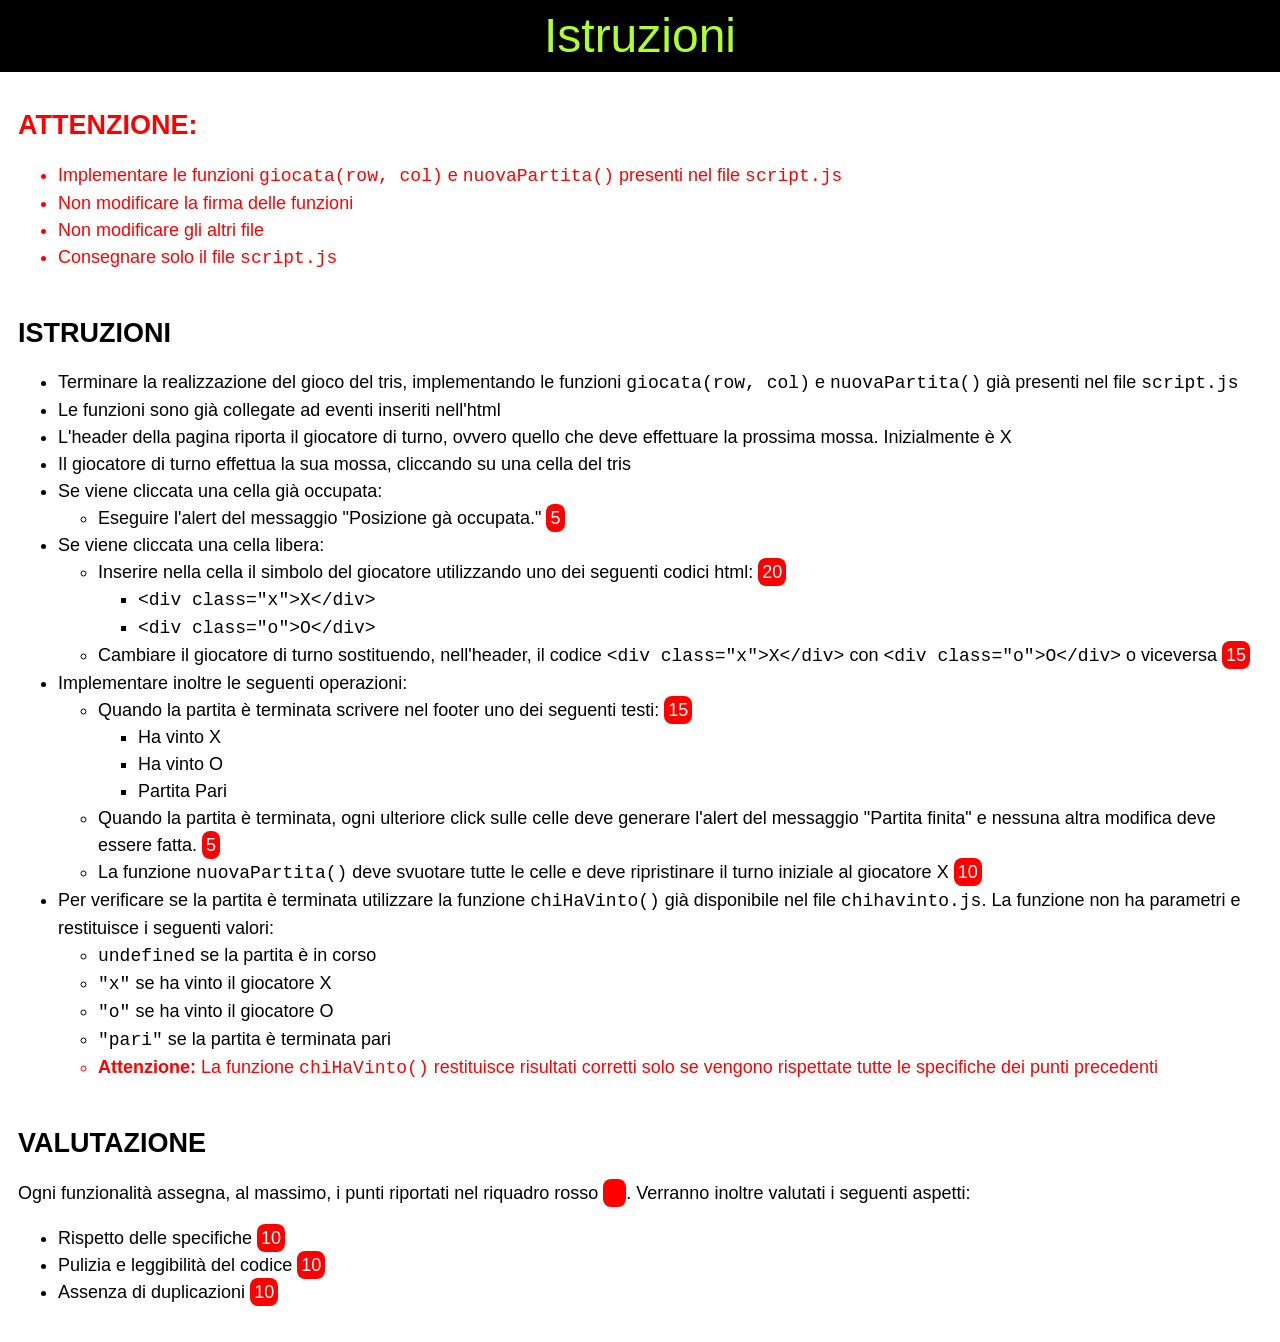
<file: Esercizi/EsercizioGiocoTris/istruzioni.html>
<!DOCTYPE html>
<html lang="en">
<head>
    <meta charset="UTF-8">
    <meta name="viewport" content="width=device-width, initial-scale=1.0">
    <title>Tris Game</title>
    <link rel="stylesheet" href="style.css">
</head>
<body>
    <div class="header"> Istruzioni </div>

    <div class="istruzioni">

        <div class="warning">
            <h2>ATTENZIONE:</h2>
            <ul>
                <li>Implementare le funzioni <code>giocata(row, col)</code> e <code>nuovaPartita()</code> presenti nel file <code>script.js</code></li>
                <li>Non modificare la firma delle funzioni</li>
                <li>Non modificare gli altri file</li>
                <li>Consegnare solo il file <code>script.js</code></li>
            </ul>            
        </div>

        <div>
            <h2>ISTRUZIONI</h2>
            <ul>
                <li>Terminare la realizzazione del gioco del tris, implementando le funzioni <code>giocata(row, col)</code> e <code>nuovaPartita()</code> già presenti nel file <code>script.js</code></li>
                <li>Le funzioni sono già collegate ad eventi inseriti nell'html</li>
                <li>L'header della pagina riporta il giocatore di turno, ovvero quello che deve effettuare la prossima mossa. Inizialmente è X</li>
                <li>Il giocatore di turno effettua la sua mossa, cliccando su una cella del tris</li>
                <li>Se viene cliccata una cella già occupata:
                    <ul>
                        <li>Eseguire l'alert del messaggio "Posizione gà occupata." <span class="punteggio">5</span></li>
                    </ul>
                </li>
                <li>Se viene cliccata una cella libera:
                    <ul>
                        <li>Inserire nella cella il simbolo del giocatore utilizzando uno dei seguenti codici html: <span class="punteggio">20</span>
                            <ul>
                                <li><code>&lt;div class="x"&gt;X&lt;/div&gt;</code></li>
                                <li><code>&lt;div class="o"&gt;O&lt;/div&gt;</code></li>
                            </ul>
                        </li>
                        <li>Cambiare il giocatore di turno sostituendo, nell'header, il codice <code>&lt;div class="x"&gt;X&lt;/div&gt;</code> con <code>&lt;div class="o"&gt;O&lt;/div&gt;</code> o viceversa  <span class="punteggio">15</span>  </li>
                    </ul>
                </li>
                <li>Implementare inoltre le seguenti operazioni:
                    <ul>
                        <li>Quando la partita è terminata scrivere nel footer uno dei seguenti testi: <span class="punteggio">15</span>
                            <ul>
                                <li>Ha vinto X</li>
                                <li>Ha vinto O</li>
                                <li>Partita Pari</li>
                            </ul>
                        </li>
                        <li>Quando la partita è terminata, ogni ulteriore click sulle celle deve generare l'alert del messaggio "Partita finita" e nessuna altra modifica deve essere fatta. <span class="punteggio">5</span></li>
                        <li>La funzione <code>nuovaPartita()</code> deve svuotare tutte le celle e deve ripristinare il turno iniziale al giocatore X <span class="punteggio">10</span></li>
                    </ul>
                </li>
                <li>Per verificare se la partita è terminata utilizzare la funzione <code>chiHaVinto()</code> già disponibile nel file <code>chihavinto.js</code>. La funzione non ha parametri e restituisce i seguenti valori:
                    <ul>
                        <li><code>undefined</code> se la partita è in corso</li>
                        <li><code>"x"</code> se ha vinto il giocatore X</li>
                        <li><code>"o"</code> se ha vinto il giocatore O</li>
                        <li><code>"pari"</code> se la partita è terminata pari</li>
                        <li class="warning"><strong>Attenzione:</strong> La funzione <code>chiHaVinto()</code> restituisce risultati corretti solo se vengono rispettate tutte le specifiche dei punti precedenti</li>
                    </ul>
                </li>
            </ul>
        </div>
        <div>
            <h2>VALUTAZIONE</h2>
            Ogni funzionalità assegna, al massimo, i punti riportati nel riquadro rosso <span class="punteggio">&nbsp;&nbsp;&nbsp;</span>.
            Verranno inoltre valutati i seguenti aspetti:
            <ul>
                <li>Rispetto delle specifiche <span class="punteggio">10</span></li>
                <li>Pulizia e leggibilità del codice <span class="punteggio">10</span></li>
                <li>Assenza di duplicazioni <span class="punteggio">10</span></li>
            </ul>
        </div>
    </div>

</body>
</html>
</file>
<file: Esercizi/EsercizioGiocoTris/style.css>
html,body
{
    font-family: Arial, Helvetica, sans-serif;
    margin: 0;
    font-size: 12px;
    line-height: 1.5rem;
}

.header, .footer
{
    height: 6rem;
    text-align: center;
    background-color: black;
    color: greenyellow;
    font-size: 4rem;
    line-height: 6rem;
    display: flex;
    justify-content:center;
    align-items: center;
}

.subheader
{
    height: 6rem;
    margin: 0 1.2em;
    font-size: 1.2em;
    text-align: right;
    display: flex;
    justify-content:space-between;
    align-items: center;
}

.header div
{
    margin: 0 1rem;
}

.game
{
    width: 100%;
    height: calc(100vh - 18rem);
    display: flex;
    justify-content: center;
    align-items: center;
}

.cella
{
    width: 7rem;
    height: 7rem;
}

.row
{
    display: flex;
}

.row .cella:nth-child(2)
{
    border-left: 3px solid black;
    border-right: 3px solid black;
}

#grid .row:nth-child(2) .cella
{
    border-top: 0.25rem solid black;
    border-bottom: 0.25rem solid black;
}

.x, .o
{
    line-height: 6rem;
    text-align: center;
    font-size: 4.5rem;
}

.x
{
    color:red;
}

.o
{
    color:blue
}

.btn 
{
    background-color: #04AA6D; /* Green */
    border: none;
    color: white;
    padding: 0.5rem 1rem;
    text-align: center;
    text-decoration: none;
    display: inline-block;
}

.istruzioni
{
    padding: 1.5rem;
    font-size: 1.5rem;
    line-height: 1.5em;
}

.warning
{
    color: red;
    margin-bottom: 4rem;
}

.punteggio
{
    background-color: red;
    border-color: red;
    border-radius:8px;
    padding: 4px;
    color: white;
}
</file>
<file: Esercizi/EsercizioJsFinale/style.css>
th > span
{
    display: flex;
    justify-content: space-between;
}

#tableHeaderRow i
{
    display: none;
}

#tableHeaderRow i.bi-display-yes
{
    display: inline;
}
</file>
